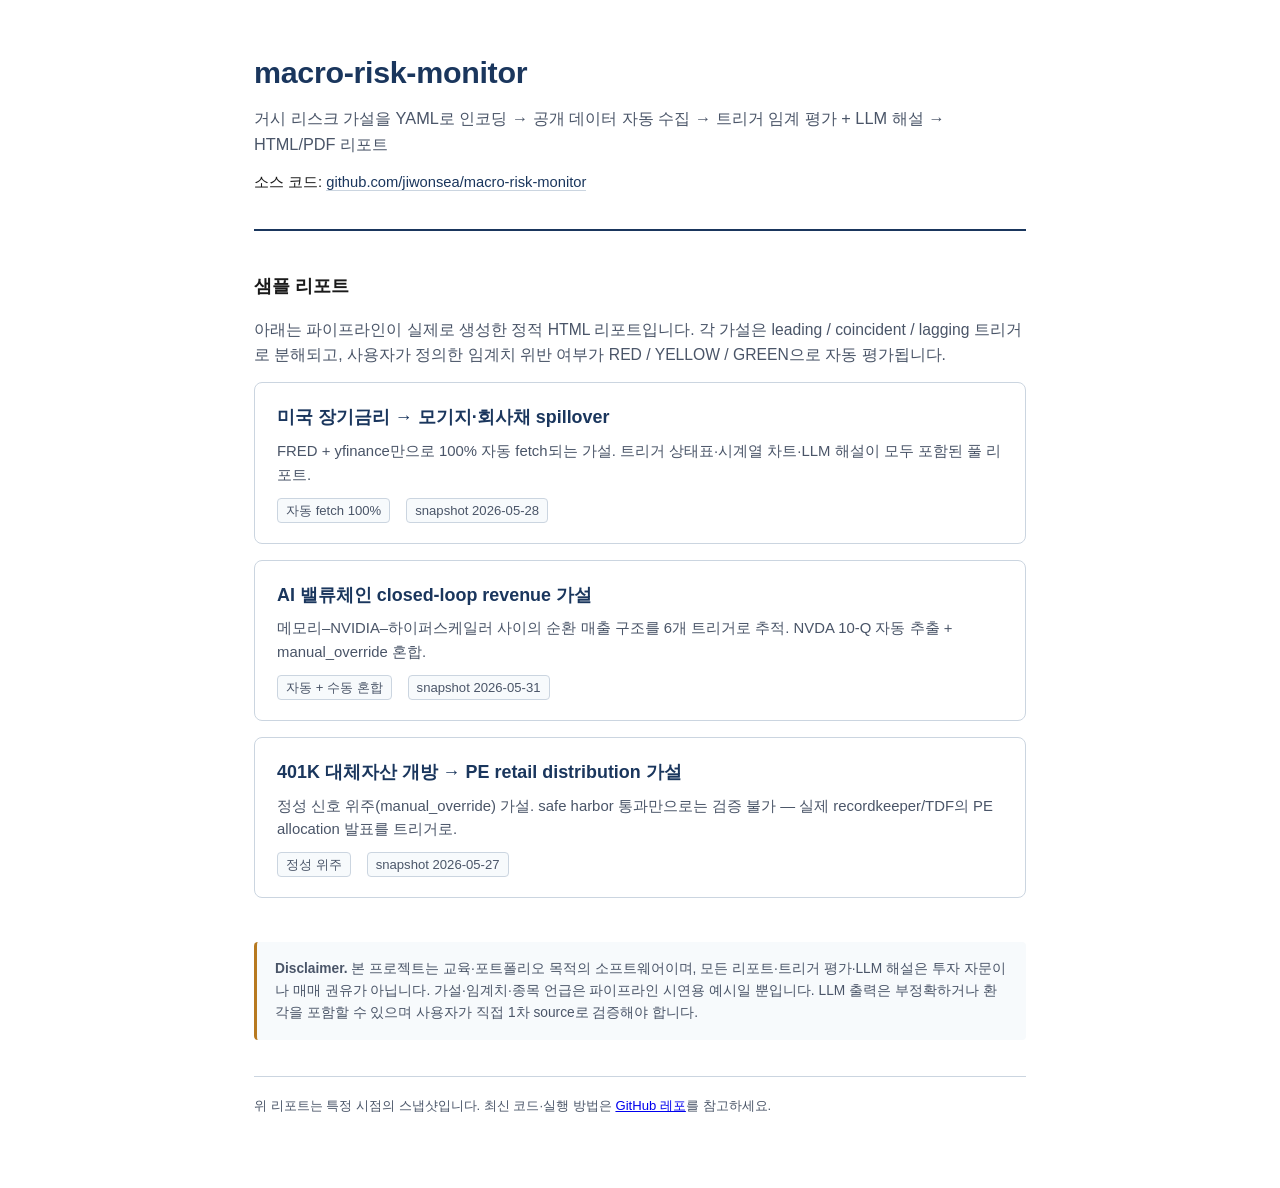
<file: docs/index.html>
<!DOCTYPE html>
<html lang="ko">
<head>
<meta charset="utf-8">
<meta name="viewport" content="width=device-width, initial-scale=1">
<title>macro-risk-monitor — 샘플 리포트</title>
<style>
  :root {
    --ink: #1a1a1a;
    --ink-soft: #4a5568;
    --accent: #1a365d;
    --rule: #cbd5e0;
    --zebra: #f7fafc;
    --status-red: #c53030;
    --status-yellow: #b7791f;
    --status-green: #2f855a;
  }
  * { box-sizing: border-box; }
  html, body {
    font-family: "Malgun Gothic", "Apple SD Gothic Neo", -apple-system, sans-serif;
    color: var(--ink);
    line-height: 1.6;
    margin: 0;
    background: #fff;
  }
  .container { max-width: 820px; margin: 0 auto; padding: 48px 24px 72px; }
  header { border-bottom: 2px solid var(--accent); padding-bottom: 20px; margin-bottom: 32px; }
  h1 { font-size: 1.9rem; margin: 0 0 8px; color: var(--accent); letter-spacing: -0.01em; }
  .tagline { color: var(--ink-soft); font-size: 1.02rem; margin: 0; }
  .repo-link { display: inline-block; margin-top: 14px; font-size: 0.92rem; }
  .repo-link a { color: var(--accent); text-decoration: none; border-bottom: 1px solid var(--rule); }
  .repo-link a:hover { border-color: var(--accent); }
  h2 { font-size: 1.15rem; margin: 40px 0 16px; color: var(--ink); }
  .intro { color: var(--ink-soft); font-size: 0.98rem; }
  .reports { list-style: none; padding: 0; margin: 0; }
  .card {
    border: 1px solid var(--rule);
    border-radius: 8px;
    padding: 20px 22px;
    margin-bottom: 16px;
    transition: border-color .15s, box-shadow .15s;
  }
  .card:hover { border-color: var(--accent); box-shadow: 0 2px 10px rgba(26,54,93,.08); }
  .card a.title { font-size: 1.12rem; font-weight: 600; color: var(--accent); text-decoration: none; }
  .card a.title:hover { text-decoration: underline; }
  .card .desc { color: var(--ink-soft); font-size: 0.93rem; margin: 8px 0 10px; }
  .meta { font-size: 0.82rem; color: var(--ink-soft); display: flex; gap: 16px; flex-wrap: wrap; }
  .meta .tag {
    background: var(--zebra);
    border: 1px solid var(--rule);
    border-radius: 4px;
    padding: 1px 8px;
  }
  .disclaimer {
    margin-top: 44px;
    padding: 16px 18px;
    background: var(--zebra);
    border-left: 3px solid var(--status-yellow);
    border-radius: 4px;
    font-size: 0.86rem;
    color: var(--ink-soft);
  }
  footer { margin-top: 36px; padding-top: 18px; border-top: 1px solid var(--rule); font-size: 0.82rem; color: var(--ink-soft); }
</style>
</head>
<body>
<div class="container">
  <header>
    <h1>macro-risk-monitor</h1>
    <p class="tagline">거시 리스크 가설을 YAML로 인코딩 → 공개 데이터 자동 수집 → 트리거 임계 평가 + LLM 해설 → HTML/PDF 리포트</p>
    <p class="repo-link">소스 코드: <a href="https://github.com/jiwonsea/macro-risk-monitor">github.com/jiwonsea/macro-risk-monitor</a></p>
  </header>

  <h2>샘플 리포트</h2>
  <p class="intro">아래는 파이프라인이 실제로 생성한 정적 HTML 리포트입니다. 각 가설은 leading / coincident / lagging 트리거로 분해되고, 사용자가 정의한 임계치 위반 여부가 RED / YELLOW / GREEN으로 자동 평가됩니다.</p>

  <ul class="reports">
    <li class="card">
      <a class="title" href="us_long_end_yield.html">미국 장기금리 → 모기지·회사채 spillover</a>
      <p class="desc">FRED + yfinance만으로 100% 자동 fetch되는 가설. 트리거 상태표·시계열 차트·LLM 해설이 모두 포함된 풀 리포트.</p>
      <div class="meta">
        <span class="tag">자동 fetch 100%</span>
        <span class="tag">snapshot 2026-05-28</span>
      </div>
    </li>
    <li class="card">
      <a class="title" href="ai_circular_revenue.html">AI 밸류체인 closed-loop revenue 가설</a>
      <p class="desc">메모리–NVIDIA–하이퍼스케일러 사이의 순환 매출 구조를 6개 트리거로 추적. NVDA 10-Q 자동 추출 + manual_override 혼합.</p>
      <div class="meta">
        <span class="tag">자동 + 수동 혼합</span>
        <span class="tag">snapshot 2026-05-31</span>
      </div>
    </li>
    <li class="card">
      <a class="title" href="_401k_pe_distribution.html">401K 대체자산 개방 → PE retail distribution 가설</a>
      <p class="desc">정성 신호 위주(manual_override) 가설. safe harbor 통과만으로는 검증 불가 — 실제 recordkeeper/TDF의 PE allocation 발표를 트리거로.</p>
      <div class="meta">
        <span class="tag">정성 위주</span>
        <span class="tag">snapshot 2026-05-27</span>
      </div>
    </li>
  </ul>

  <div class="disclaimer">
    <strong>Disclaimer.</strong> 본 프로젝트는 교육·포트폴리오 목적의 소프트웨어이며, 모든 리포트·트리거 평가·LLM 해설은 투자 자문이나 매매 권유가 아닙니다. 가설·임계치·종목 언급은 파이프라인 시연용 예시일 뿐입니다. LLM 출력은 부정확하거나 환각을 포함할 수 있으며 사용자가 직접 1차 source로 검증해야 합니다.
  </div>

  <footer>
    위 리포트는 특정 시점의 스냅샷입니다. 최신 코드·실행 방법은 <a href="https://github.com/jiwonsea/macro-risk-monitor">GitHub 레포</a>를 참고하세요.
  </footer>
</div>
</body>
</html>
</file>
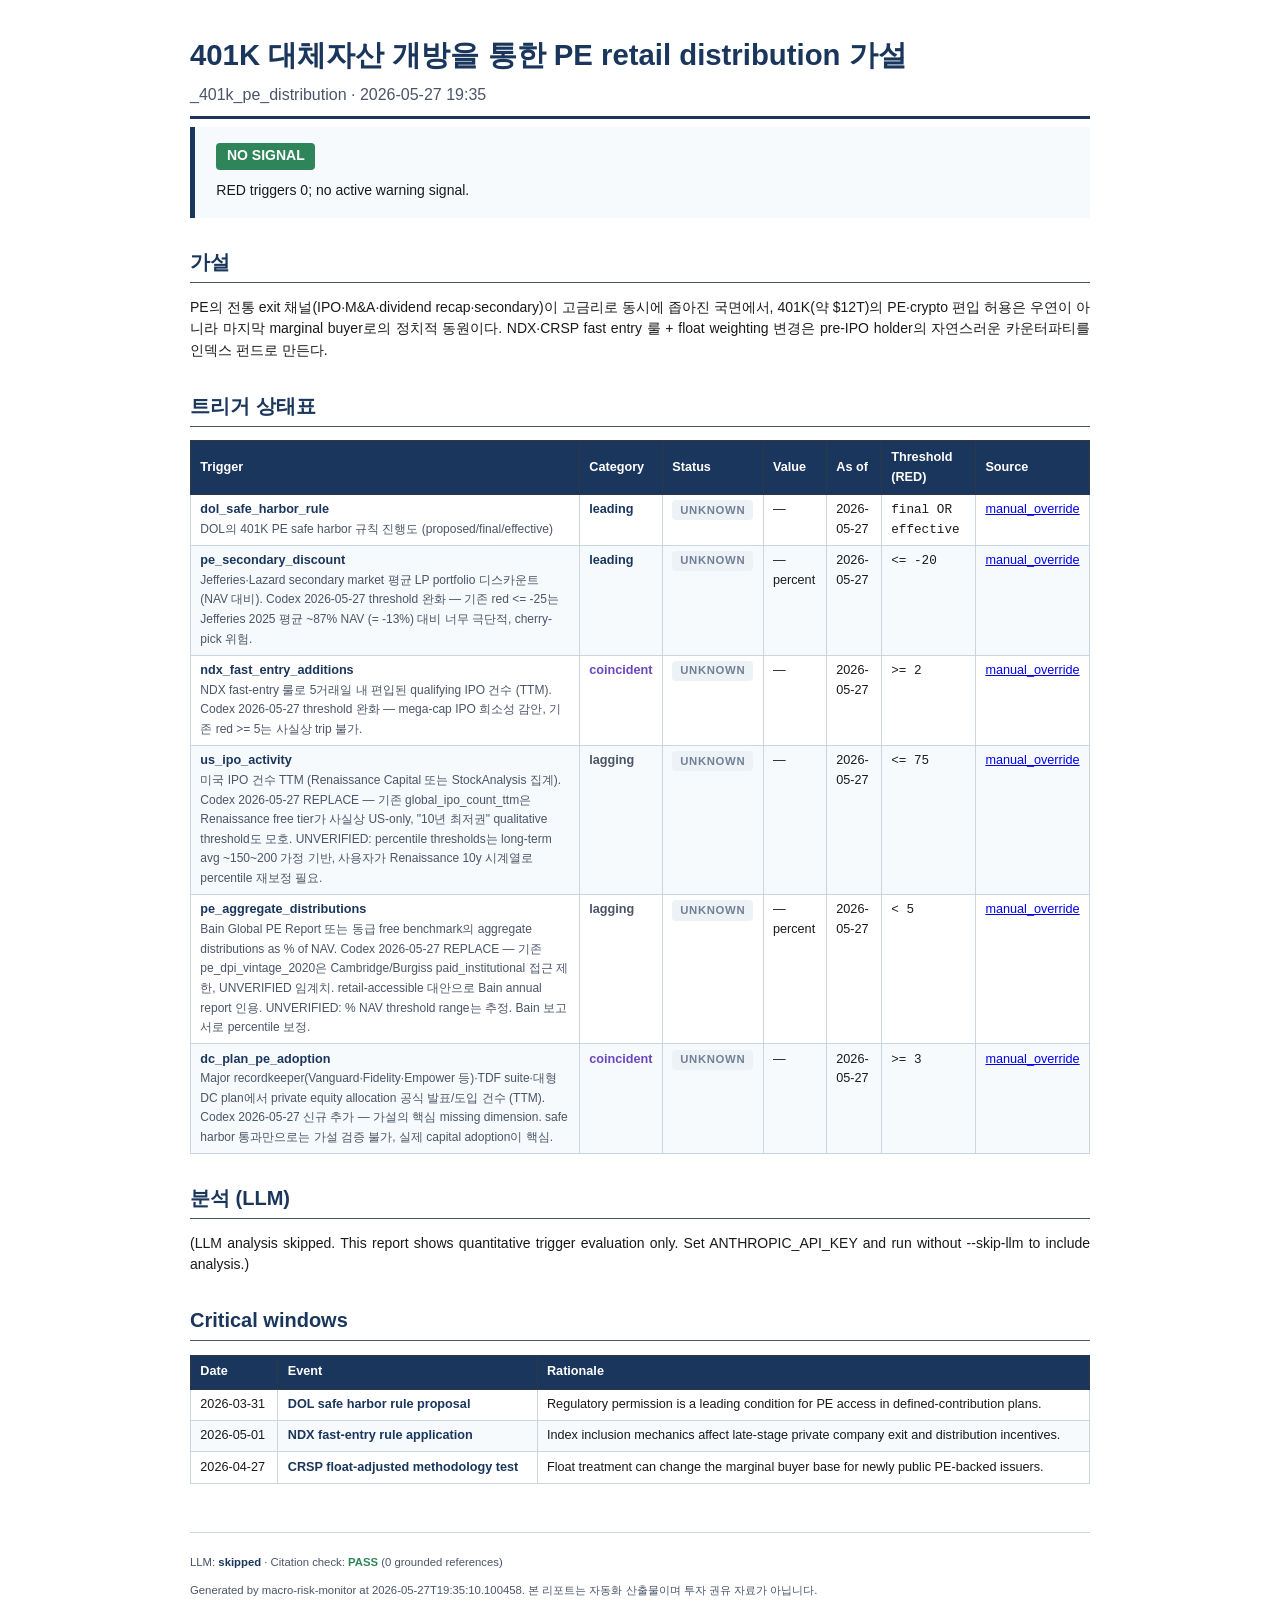
<file: docs/_401k_pe_distribution.html>
<!DOCTYPE html>
<html lang="ko">
<head>
  <meta charset="UTF-8">
  <title>401K 대체자산 개방을 통한 PE retail distribution 가설</title>
  <style>/* macro-risk-monitor report.css
   Print-friendly A4 layout; mirrors career/_build_pdf.py CSS so Chrome
   headless renders consistently. */

:root {
  --status-red: #c53030;
  --status-red-bg: #fed7d7;
  --status-yellow: #b7791f;
  --status-yellow-bg: #fefcbf;
  --status-green: #2f855a;
  --status-green-bg: #c6f6d5;
  --status-unknown: #718096;
  --status-unknown-bg: #edf2f7;

  --ink: #1a1a1a;
  --ink-soft: #4a5568;
  --accent: #1a365d;
  --rule: #cbd5e0;
  --zebra: #f7fafc;
}

@page { size: A4; margin: 18mm 16mm; }

html, body {
  font-family: "Malgun Gothic", "Apple SD Gothic Neo", sans-serif;
  font-size: 10.5pt;
  line-height: 1.55;
  color: var(--ink);
  margin: 0;
}

.container {
  max-width: 900px;
  margin: 0 auto;
  padding: 24pt;
}

h1 {
  font-size: 22pt;
  color: var(--accent);
  border-bottom: 2.5pt solid var(--accent);
  padding-bottom: 6pt;
  margin: 0 0 6pt 0;
  page-break-after: avoid;
}
h1 small { font-size: 12pt; color: var(--ink-soft); font-weight: 400; display: block; margin-top: 4pt; }

h2 {
  font-size: 15pt;
  color: var(--accent);
  border-bottom: 1pt solid var(--ink-soft);
  padding-bottom: 3pt;
  margin: 22pt 0 10pt 0;
  page-break-after: avoid;
}

h3 { font-size: 12pt; margin: 16pt 0 6pt 0; color: #2d3748; page-break-after: avoid; }
p { margin: 4pt 0 8pt 0; text-align: justify; }
strong { color: var(--accent); font-weight: 600; }

.exec-card {
  background: var(--zebra);
  border-left: 4pt solid var(--accent);
  padding: 12pt 16pt;
  margin: 0 0 18pt 0;
}
.exec-card .action {
  display: inline-block;
  padding: 2pt 8pt;
  border-radius: 3pt;
  font-weight: 600;
  color: white;
}
.exec-card .action.defensive_position { background: var(--status-red); }
.exec-card .action.hedge_increase    { background: var(--status-yellow); }
.exec-card .action.monitor           { background: var(--status-yellow); }
.exec-card .action.no_signal         { background: var(--status-green); }

table {
  border-collapse: collapse;
  width: 100%;
  margin: 8pt 0 12pt 0;
  font-size: 9.5pt;
  page-break-inside: avoid;
}
th {
  background-color: var(--accent);
  color: white;
  padding: 5pt 7pt;
  border: 0.5pt solid #2d3748;
  font-weight: 600;
  text-align: left;
}
td { padding: 4pt 7pt; border: 0.5pt solid var(--rule); vertical-align: top; }
tr:nth-child(even) td { background-color: var(--zebra); }

.status-cell {
  display: inline-block;
  padding: 1pt 6pt;
  border-radius: 3pt;
  font-weight: 600;
  text-transform: uppercase;
  font-size: 8.5pt;
  letter-spacing: 0.5pt;
}
.status-red     { background: var(--status-red-bg);     color: var(--status-red); }
.status-yellow  { background: var(--status-yellow-bg);  color: var(--status-yellow); }
.status-green   { background: var(--status-green-bg);   color: var(--status-green); }
.status-unknown { background: var(--status-unknown-bg); color: var(--status-unknown); }

.category-leading    { color: var(--accent);   font-weight: 600; }
.category-coincident { color: #6b46c1;         font-weight: 600; }
.category-lagging    { color: var(--ink-soft); font-weight: 600; }

.chart { margin: 12pt 0; text-align: center; }
.chart img { max-width: 100%; height: auto; border: 0.5pt solid var(--rule); }

.diff-list { font-size: 9.5pt; }
.diff-arrow { color: var(--ink-soft); padding: 0 4pt; }

footer {
  margin-top: 36pt;
  padding-top: 12pt;
  border-top: 1pt solid var(--rule);
  font-size: 8.5pt;
  color: var(--ink-soft);
}
footer .citation-ok    { color: var(--status-green); font-weight: 600; }
footer .citation-fail  { color: var(--status-red);   font-weight: 600; }
</style>
</head>
<body>
  <div class="container">
    

<h1>
  401K 대체자산 개방을 통한 PE retail distribution 가설
  <small>_401k_pe_distribution · 2026-05-27 19:35</small>
</h1>

<div class="exec-card">
  <span class="action no_signal">NO SIGNAL</span>
  <p style="margin: 8pt 0 0 0;">RED triggers 0; no active warning signal.</p>
  
</div>



<h2>가설</h2>
<p>PE의 전통 exit 채널(IPO·M&amp;A·dividend recap·secondary)이 고금리로 동시에 좁아진 국면에서, 401K(약 $12T)의 PE·crypto 편입 허용은 우연이 아니라 마지막 marginal buyer로의 정치적 동원이다. NDX·CRSP fast entry 룰 + float weighting 변경은 pre-IPO holder의 자연스러운 카운터파티를 인덱스 펀드로 만든다. </p>

<h2>트리거 상태표</h2>
<table>
  <thead>
    <tr>
      <th>Trigger</th>
      <th>Category</th>
      <th>Status</th>
      <th>Value</th>
      <th>As of</th>
      <th>Threshold (RED)</th>
      <th>Source</th>
    </tr>
  </thead>
  <tbody>
    
    <tr>
      <td>
        <strong>dol_safe_harbor_rule</strong>
        <br><span style="color: #4a5568; font-size: 9pt;">DOL의 401K PE safe harbor 규칙 진행도 (proposed/final/effective)</span>
      </td>
      <td><span class="category-leading">leading</span></td>
      <td><span class="status-cell status-unknown">unknown</span></td>
      <td>—</td>
      <td>2026-05-27</td>
      <td><code>final OR effective</code></td>
      <td>
        <a href="https://www.federalregister.gov/agencies/employee-benefits-security-administration">manual_override</a>
        
      </td>
    </tr>
    
    <tr>
      <td>
        <strong>pe_secondary_discount</strong>
        <br><span style="color: #4a5568; font-size: 9pt;">Jefferies·Lazard secondary market 평균 LP portfolio 디스카운트 (NAV 대비).
Codex 2026-05-27 threshold 완화 — 기존 red &lt;= -25는 Jefferies 2025 평균
~87% NAV (= -13%) 대비 너무 극단적, cherry-pick 위험.
</span>
      </td>
      <td><span class="category-leading">leading</span></td>
      <td><span class="status-cell status-unknown">unknown</span></td>
      <td>— percent</td>
      <td>2026-05-27</td>
      <td><code>&lt;= -20</code></td>
      <td>
        <a href="https://www.jefferies.com/our-firm/news-and-research/">manual_override</a>
        
      </td>
    </tr>
    
    <tr>
      <td>
        <strong>ndx_fast_entry_additions</strong>
        <br><span style="color: #4a5568; font-size: 9pt;">NDX fast-entry 룰로 5거래일 내 편입된 qualifying IPO 건수 (TTM).
Codex 2026-05-27 threshold 완화 — mega-cap IPO 희소성 감안, 기존
red &gt;= 5는 사실상 trip 불가.
</span>
      </td>
      <td><span class="category-coincident">coincident</span></td>
      <td><span class="status-cell status-unknown">unknown</span></td>
      <td>—</td>
      <td>2026-05-27</td>
      <td><code>&gt;= 2</code></td>
      <td>
        <a href="https://indexes.nasdaqomx.com/News">manual_override</a>
        
      </td>
    </tr>
    
    <tr>
      <td>
        <strong>us_ipo_activity</strong>
        <br><span style="color: #4a5568; font-size: 9pt;">미국 IPO 건수 TTM (Renaissance Capital 또는 StockAnalysis 집계).
Codex 2026-05-27 REPLACE — 기존 global_ipo_count_ttm은 Renaissance free
tier가 사실상 US-only, &#34;10년 최저권&#34; qualitative threshold도 모호.
UNVERIFIED: percentile thresholds는 long-term avg ~150~200 가정 기반,
사용자가 Renaissance 10y 시계열로 percentile 재보정 필요.
</span>
      </td>
      <td><span class="category-lagging">lagging</span></td>
      <td><span class="status-cell status-unknown">unknown</span></td>
      <td>—</td>
      <td>2026-05-27</td>
      <td><code>&lt;= 75</code></td>
      <td>
        <a href="https://www.renaissancecapital.com/IPO-Center/Stats">manual_override</a>
        
      </td>
    </tr>
    
    <tr>
      <td>
        <strong>pe_aggregate_distributions</strong>
        <br><span style="color: #4a5568; font-size: 9pt;">Bain Global PE Report 또는 동급 free benchmark의 aggregate distributions
as % of NAV. Codex 2026-05-27 REPLACE — 기존 pe_dpi_vintage_2020은
Cambridge/Burgiss paid_institutional 접근 제한, UNVERIFIED 임계치.
retail-accessible 대안으로 Bain annual report 인용.
UNVERIFIED: % NAV threshold range는 추정. Bain 보고서로 percentile 보정.
</span>
      </td>
      <td><span class="category-lagging">lagging</span></td>
      <td><span class="status-cell status-unknown">unknown</span></td>
      <td>— percent</td>
      <td>2026-05-27</td>
      <td><code>&lt; 5</code></td>
      <td>
        <a href="https://www.bain.com/insights/topics/global-private-equity-report/">manual_override</a>
        
      </td>
    </tr>
    
    <tr>
      <td>
        <strong>dc_plan_pe_adoption</strong>
        <br><span style="color: #4a5568; font-size: 9pt;">Major recordkeeper(Vanguard·Fidelity·Empower 등)·TDF suite·대형 DC plan에서
private equity allocation 공식 발표/도입 건수 (TTM).
Codex 2026-05-27 신규 추가 — 가설의 핵심 missing dimension. safe harbor
통과만으로는 가설 검증 불가, 실제 capital adoption이 핵심.
</span>
      </td>
      <td><span class="category-coincident">coincident</span></td>
      <td><span class="status-cell status-unknown">unknown</span></td>
      <td>—</td>
      <td>2026-05-27</td>
      <td><code>&gt;= 3</code></td>
      <td>
        <a href="https://www.pionline.com/topic/defined-contribution">manual_override</a>
        
      </td>
    </tr>
    
  </tbody>
</table>



<h2>분석 (LLM)</h2>
<div class="llm-analysis">
<p>(LLM analysis skipped. This report shows quantitative trigger evaluation only. Set ANTHROPIC_API_KEY and run without --skip-llm to include analysis.)</p>
</div>


<h2>Critical windows</h2>
<table>
  <thead>
    <tr><th>Date</th><th>Event</th><th>Rationale</th></tr>
  </thead>
  <tbody>
  
  <tr>
    <td>2026-03-31</td>
    <td><strong>DOL safe harbor rule proposal</strong></td>
    <td>Regulatory permission is a leading condition for PE access in defined-contribution plans.</td>
  </tr>
  
  <tr>
    <td>2026-05-01</td>
    <td><strong>NDX fast-entry rule application</strong></td>
    <td>Index inclusion mechanics affect late-stage private company exit and distribution incentives.</td>
  </tr>
  
  <tr>
    <td>2026-04-27</td>
    <td><strong>CRSP float-adjusted methodology test</strong></td>
    <td>Float treatment can change the marginal buyer base for newly public PE-backed issuers.</td>
  </tr>
  
  </tbody>
</table>


<footer>
  <p>
    LLM: <strong>skipped</strong> ·
    Citation check:
    
      <span class="citation-ok">PASS</span>
      (0 grounded references)
    
  </p>
  <p>Generated by macro-risk-monitor at 2026-05-27T19:35:10.100458.
     본 리포트는 자동화 산출물이며 투자 권유 자료가 아닙니다.</p>
</footer>


  </div>
</body>
</html>
</file>
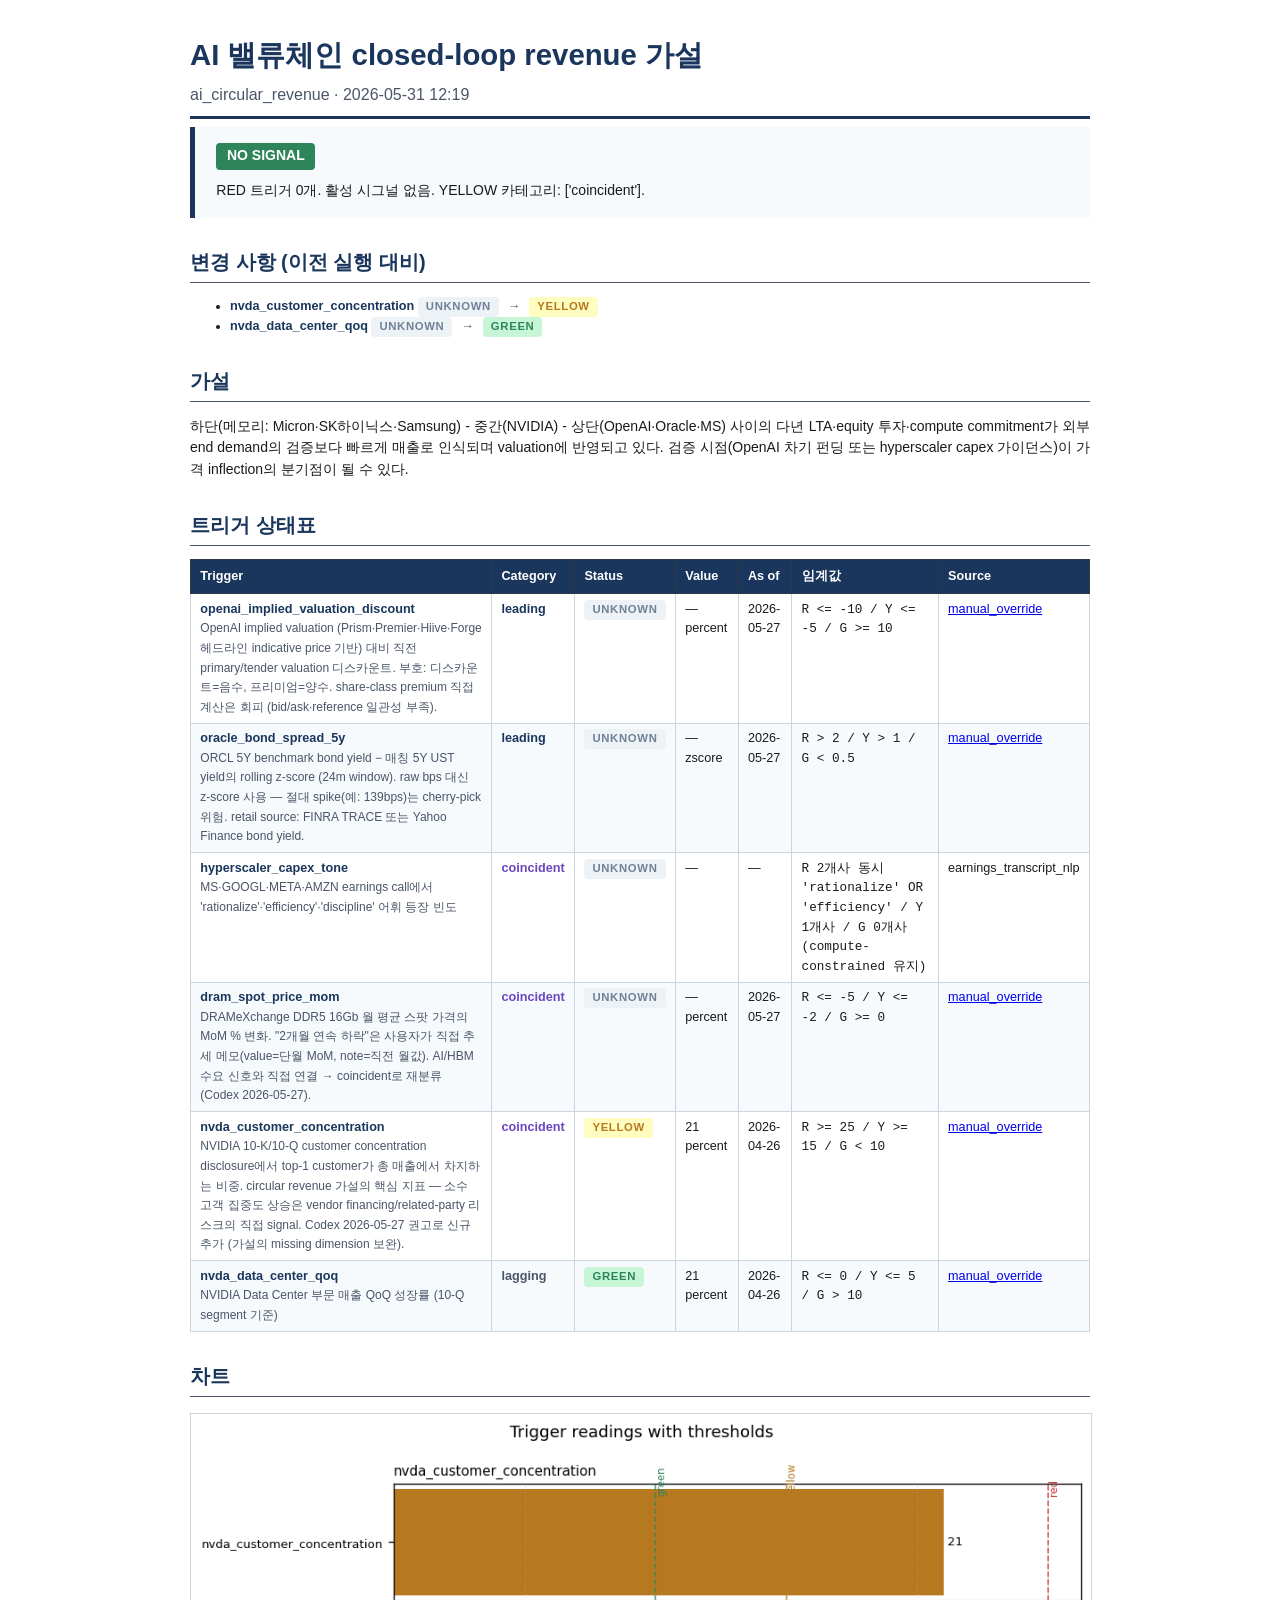
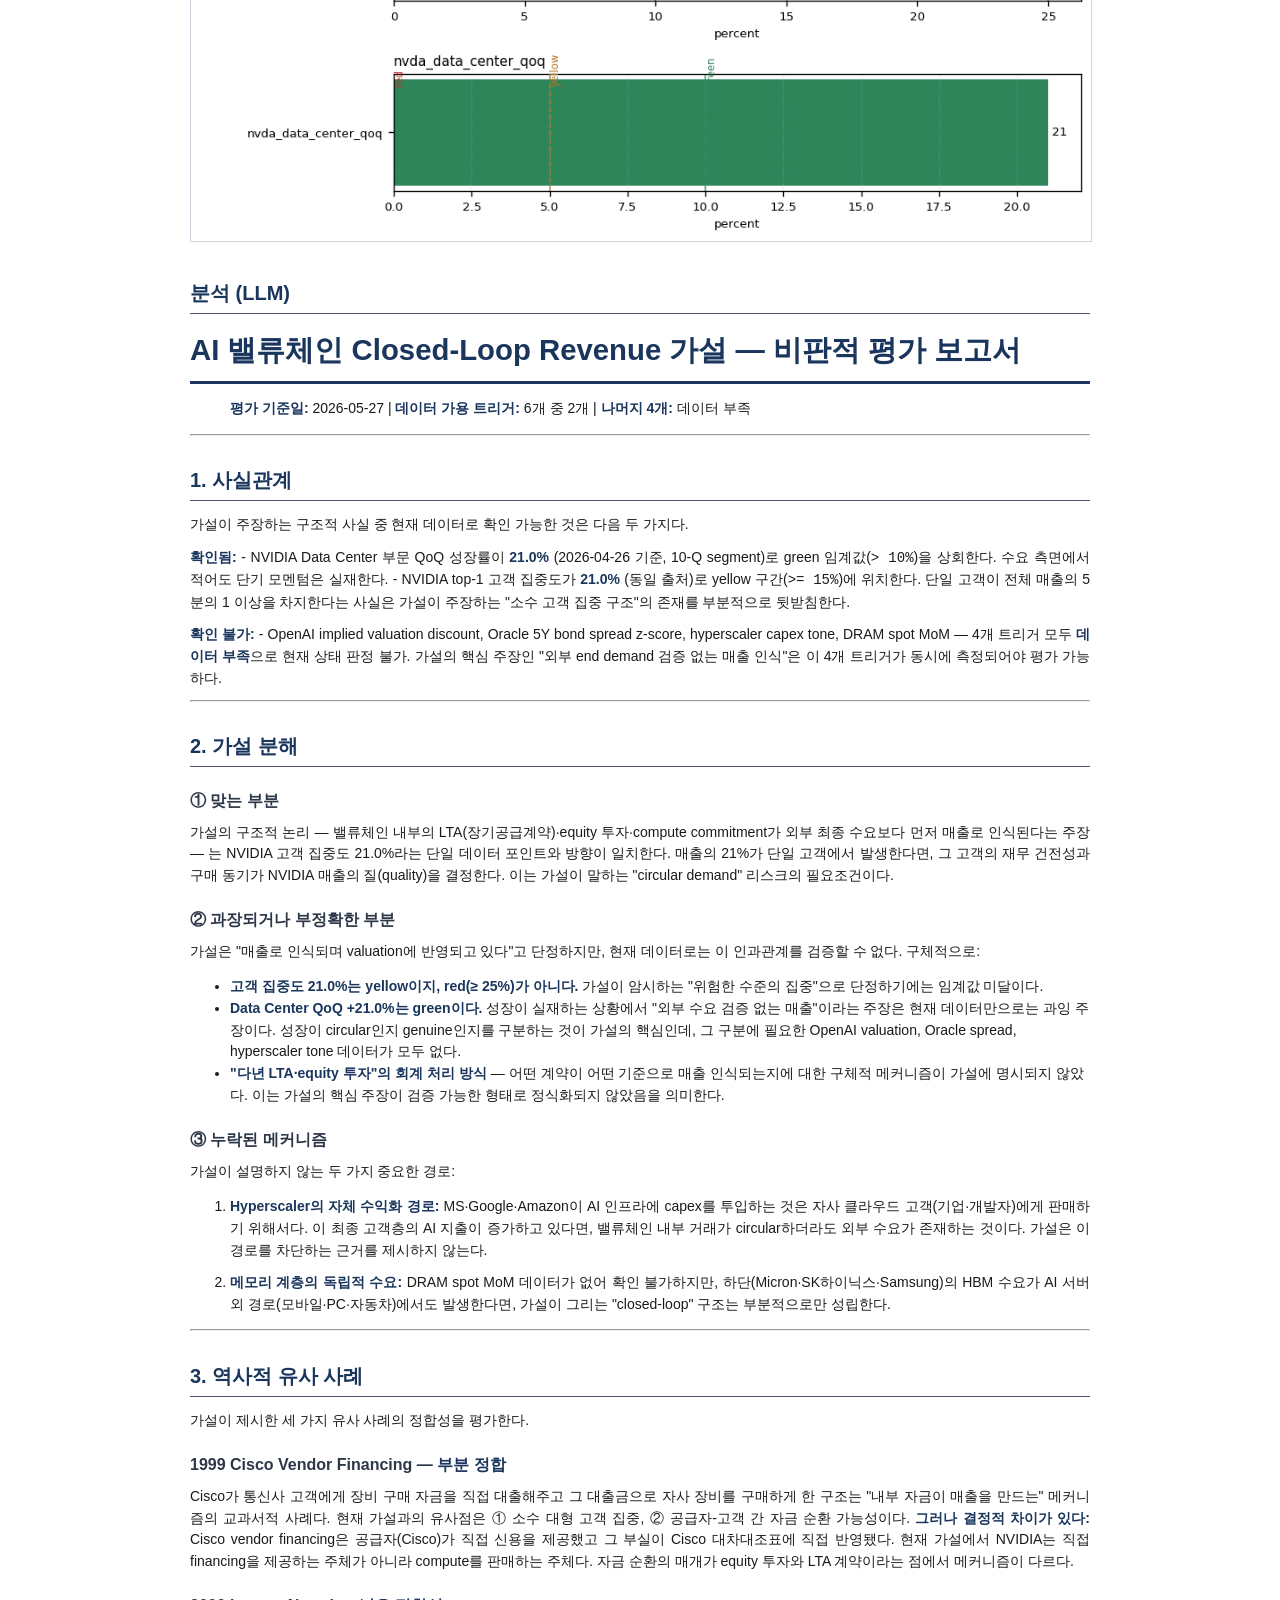
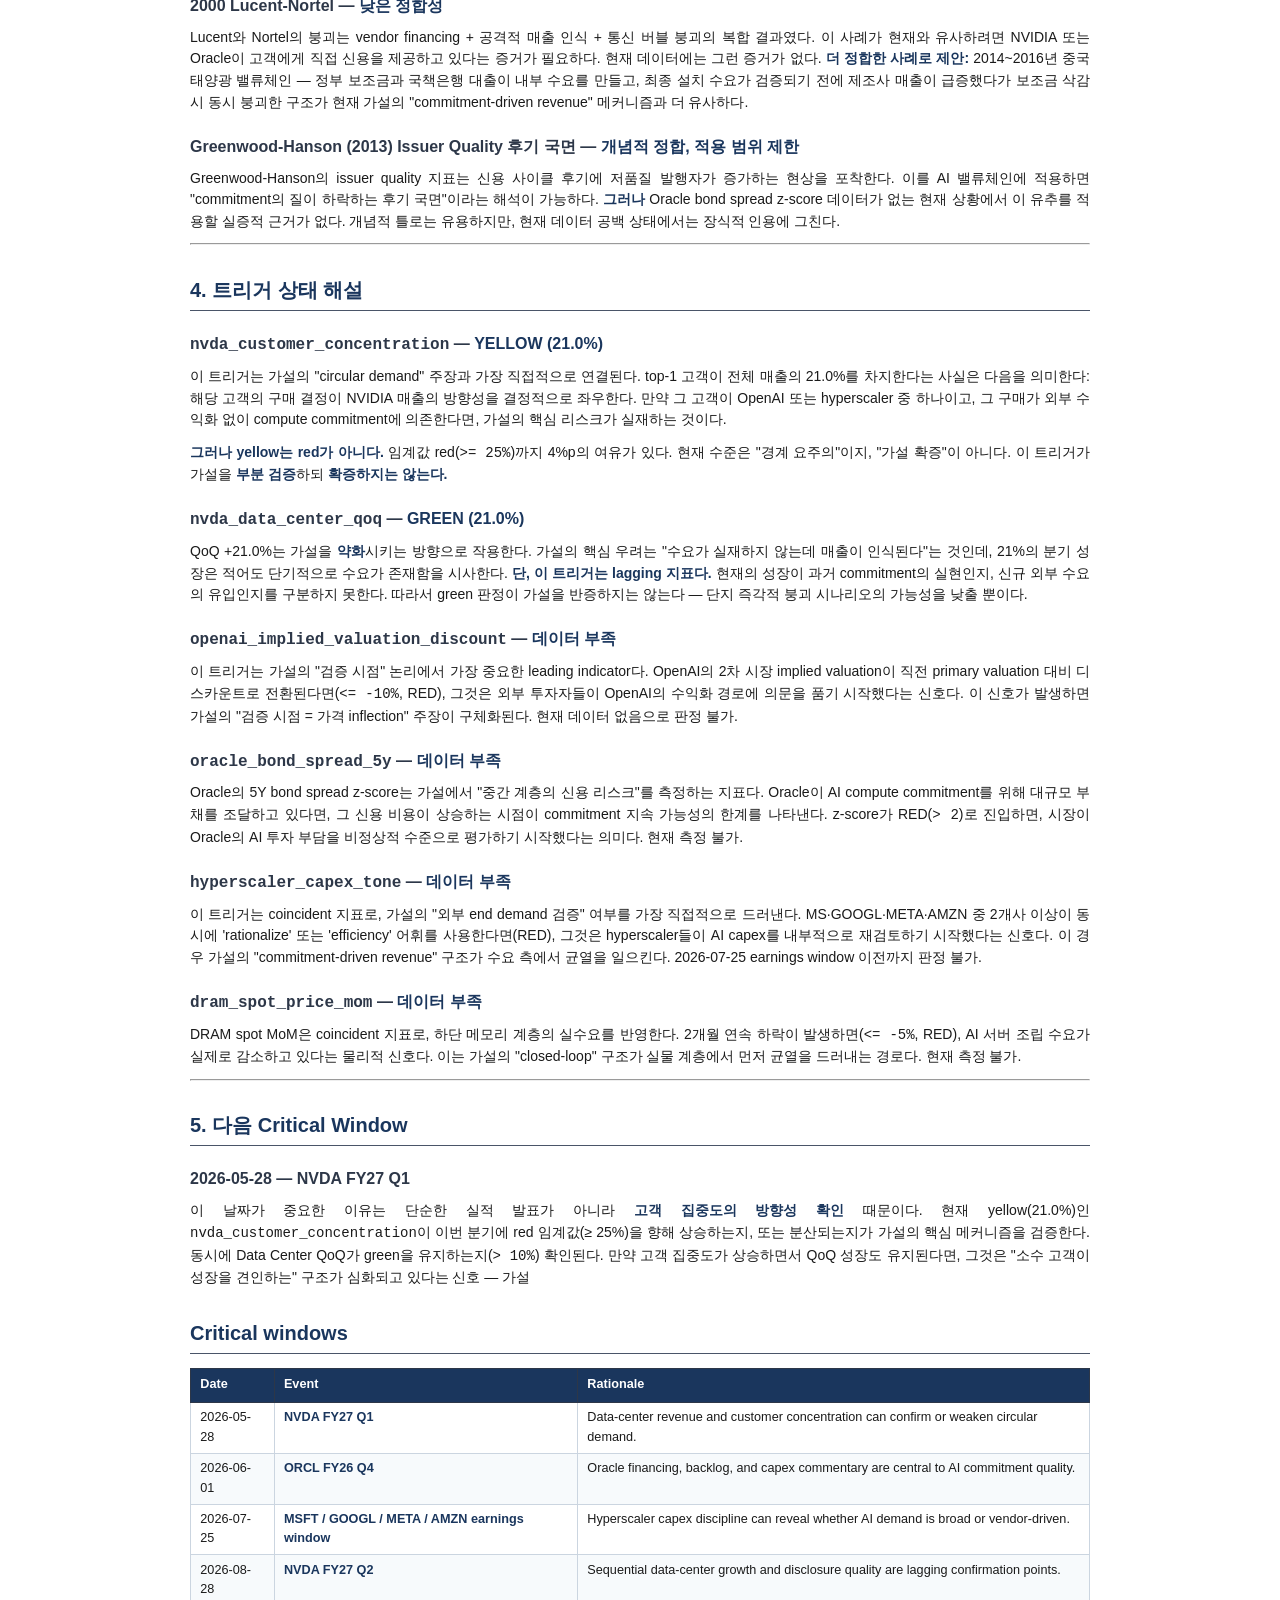
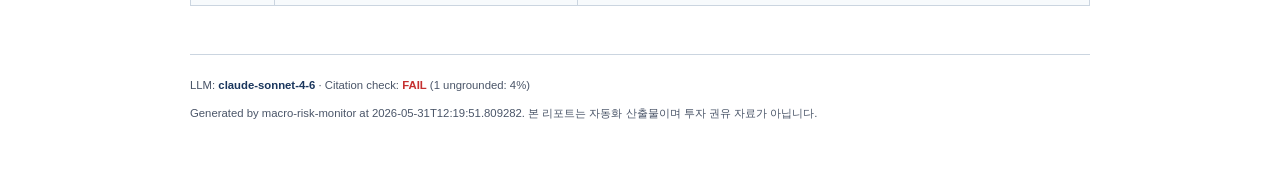
<file: docs/ai_circular_revenue.html>
<!DOCTYPE html>
<html lang="ko">
<head>
  <meta charset="UTF-8">
  <title>AI 밸류체인 closed-loop revenue 가설</title>
  <style>/* macro-risk-monitor report.css
   Print-friendly A4 layout; mirrors career/_build_pdf.py CSS so Chrome
   headless renders consistently. */

:root {
  --status-red: #c53030;
  --status-red-bg: #fed7d7;
  --status-yellow: #b7791f;
  --status-yellow-bg: #fefcbf;
  --status-green: #2f855a;
  --status-green-bg: #c6f6d5;
  --status-unknown: #718096;
  --status-unknown-bg: #edf2f7;

  --ink: #1a1a1a;
  --ink-soft: #4a5568;
  --accent: #1a365d;
  --rule: #cbd5e0;
  --zebra: #f7fafc;
}

@page { size: A4; margin: 18mm 16mm; }

html, body {
  font-family: "Malgun Gothic", "Apple SD Gothic Neo", sans-serif;
  font-size: 10.5pt;
  line-height: 1.55;
  color: var(--ink);
  margin: 0;
}

.container {
  max-width: 900px;
  margin: 0 auto;
  padding: 24pt;
}

h1 {
  font-size: 22pt;
  color: var(--accent);
  border-bottom: 2.5pt solid var(--accent);
  padding-bottom: 6pt;
  margin: 0 0 6pt 0;
  page-break-after: avoid;
}
h1 small { font-size: 12pt; color: var(--ink-soft); font-weight: 400; display: block; margin-top: 4pt; }

h2 {
  font-size: 15pt;
  color: var(--accent);
  border-bottom: 1pt solid var(--ink-soft);
  padding-bottom: 3pt;
  margin: 22pt 0 10pt 0;
  page-break-after: avoid;
}

h3 { font-size: 12pt; margin: 16pt 0 6pt 0; color: #2d3748; page-break-after: avoid; }
p { margin: 4pt 0 8pt 0; text-align: justify; }
strong { color: var(--accent); font-weight: 600; }

.exec-card {
  background: var(--zebra);
  border-left: 4pt solid var(--accent);
  padding: 12pt 16pt;
  margin: 0 0 18pt 0;
}
.exec-card .action {
  display: inline-block;
  padding: 2pt 8pt;
  border-radius: 3pt;
  font-weight: 600;
  color: white;
}
.exec-card .action.defensive_position { background: var(--status-red); }
.exec-card .action.hedge_increase    { background: var(--status-yellow); }
.exec-card .action.monitor           { background: var(--status-yellow); }
.exec-card .action.no_signal         { background: var(--status-green); }

table {
  border-collapse: collapse;
  width: 100%;
  margin: 8pt 0 12pt 0;
  font-size: 9.5pt;
  page-break-inside: avoid;
}
th {
  background-color: var(--accent);
  color: white;
  padding: 5pt 7pt;
  border: 0.5pt solid #2d3748;
  font-weight: 600;
  text-align: left;
}
td { padding: 4pt 7pt; border: 0.5pt solid var(--rule); vertical-align: top; }
tr:nth-child(even) td { background-color: var(--zebra); }

.status-cell {
  display: inline-block;
  padding: 1pt 6pt;
  border-radius: 3pt;
  font-weight: 600;
  text-transform: uppercase;
  font-size: 8.5pt;
  letter-spacing: 0.5pt;
}
.status-red     { background: var(--status-red-bg);     color: var(--status-red); }
.status-yellow  { background: var(--status-yellow-bg);  color: var(--status-yellow); }
.status-green   { background: var(--status-green-bg);   color: var(--status-green); }
.status-unknown { background: var(--status-unknown-bg); color: var(--status-unknown); }

.category-leading    { color: var(--accent);   font-weight: 600; }
.category-coincident { color: #6b46c1;         font-weight: 600; }
.category-lagging    { color: var(--ink-soft); font-weight: 600; }

.chart { margin: 12pt 0; text-align: center; }
.chart img { max-width: 100%; height: auto; border: 0.5pt solid var(--rule); }

.diff-list { font-size: 9.5pt; }
.diff-arrow { color: var(--ink-soft); padding: 0 4pt; }

footer {
  margin-top: 36pt;
  padding-top: 12pt;
  border-top: 1pt solid var(--rule);
  font-size: 8.5pt;
  color: var(--ink-soft);
}
footer .citation-ok    { color: var(--status-green); font-weight: 600; }
footer .citation-fail  { color: var(--status-red);   font-weight: 600; }
</style>
</head>
<body>
  <div class="container">
    

<h1>
  AI 밸류체인 closed-loop revenue 가설
  <small>ai_circular_revenue · 2026-05-31 12:19</small>
</h1>

<div class="exec-card">
  <span class="action no_signal">NO SIGNAL</span>
  <p style="margin: 8pt 0 0 0;">RED 트리거 0개. 활성 시그널 없음. YELLOW 카테고리: [&#39;coincident&#39;].</p>
  
</div>


<h2>변경 사항 (이전 실행 대비)</h2>
<ul class="diff-list">
  
  <li><strong>nvda_customer_concentration</strong>
    <span class="status-cell status-unknown">unknown</span>
    <span class="diff-arrow">→</span>
    <span class="status-cell status-yellow">yellow</span>
  </li>
  
  <li><strong>nvda_data_center_qoq</strong>
    <span class="status-cell status-unknown">unknown</span>
    <span class="diff-arrow">→</span>
    <span class="status-cell status-green">green</span>
  </li>
  
</ul>


<h2>가설</h2>
<p>하단(메모리: Micron·SK하이닉스·Samsung) - 중간(NVIDIA) - 상단(OpenAI·Oracle·MS) 사이의 다년 LTA·equity 투자·compute commitment가 외부 end demand의 검증보다 빠르게 매출로 인식되며 valuation에 반영되고 있다. 검증 시점(OpenAI 차기 펀딩 또는 hyperscaler capex 가이던스)이 가격 inflection의 분기점이 될 수 있다. </p>

<h2>트리거 상태표</h2>
<table>
  <thead>
    <tr>
      <th>Trigger</th>
      <th>Category</th>
      <th>Status</th>
      <th>Value</th>
      <th>As of</th>
      <th>임계값</th>
      <th>Source</th>
    </tr>
  </thead>
  <tbody>
    
    <tr>
      <td>
        <strong>openai_implied_valuation_discount</strong>
        <br><span style="color: #4a5568; font-size: 9pt;">OpenAI implied valuation (Prism·Premier·Hiive·Forge 헤드라인 indicative price 기반)
대비 직전 primary/tender valuation 디스카운트. 부호: 디스카운트=음수, 프리미엄=양수.
share-class premium 직접 계산은 회피 (bid/ask·reference 일관성 부족).
</span>
      </td>
      <td><span class="category-leading">leading</span></td>
      <td><span class="status-cell status-unknown">unknown</span></td>
      <td>— percent</td>
      <td>2026-05-27</td>
      <td><code>R &lt;= -10 / Y &lt;= -5 / G &gt;= 10</code></td>
      <td>
        <a href="https://www.hiive.com/companies/openai">manual_override</a>
        
      </td>
    </tr>
    
    <tr>
      <td>
        <strong>oracle_bond_spread_5y</strong>
        <br><span style="color: #4a5568; font-size: 9pt;">ORCL 5Y benchmark bond yield − 매칭 5Y UST yield의 rolling z-score (24m window).
raw bps 대신 z-score 사용 — 절대 spike(예: 139bps)는 cherry-pick 위험.
retail source: FINRA TRACE 또는 Yahoo Finance bond yield.
</span>
      </td>
      <td><span class="category-leading">leading</span></td>
      <td><span class="status-cell status-unknown">unknown</span></td>
      <td>— zscore</td>
      <td>2026-05-27</td>
      <td><code>R &gt; 2 / Y &gt; 1 / G &lt; 0.5</code></td>
      <td>
        <a href="https://www.finra.org/finra-data/fixed-income">manual_override</a>
        
      </td>
    </tr>
    
    <tr>
      <td>
        <strong>hyperscaler_capex_tone</strong>
        <br><span style="color: #4a5568; font-size: 9pt;">MS·GOOGL·META·AMZN earnings call에서 &#39;rationalize&#39;·&#39;efficiency&#39;·&#39;discipline&#39; 어휘 등장 빈도</span>
      </td>
      <td><span class="category-coincident">coincident</span></td>
      <td><span class="status-cell status-unknown">unknown</span></td>
      <td>—</td>
      <td>—</td>
      <td><code>R 2개사 동시 &#39;rationalize&#39; OR &#39;efficiency&#39; / Y 1개사 / G 0개사 (compute-constrained 유지)</code></td>
      <td>
        earnings_transcript_nlp
      </td>
    </tr>
    
    <tr>
      <td>
        <strong>dram_spot_price_mom</strong>
        <br><span style="color: #4a5568; font-size: 9pt;">DRAMeXchange DDR5 16Gb 월 평균 스팟 가격의 MoM % 변화.
&#34;2개월 연속 하락&#34;은 사용자가 직접 추세 메모(value=단월 MoM, note=직전 월값).
AI/HBM 수요 신호와 직접 연결 → coincident로 재분류 (Codex 2026-05-27).
</span>
      </td>
      <td><span class="category-coincident">coincident</span></td>
      <td><span class="status-cell status-unknown">unknown</span></td>
      <td>— percent</td>
      <td>2026-05-27</td>
      <td><code>R &lt;= -5 / Y &lt;= -2 / G &gt;= 0</code></td>
      <td>
        <a href="https://www.dramexchange.com/">manual_override</a>
        
      </td>
    </tr>
    
    <tr>
      <td>
        <strong>nvda_customer_concentration</strong>
        <br><span style="color: #4a5568; font-size: 9pt;">NVIDIA 10-K/10-Q customer concentration disclosure에서 top-1 customer가
총 매출에서 차지하는 비중. circular revenue 가설의 핵심 지표 — 소수 고객
집중도 상승은 vendor financing/related-party 리스크의 직접 signal.
Codex 2026-05-27 권고로 신규 추가 (가설의 missing dimension 보완).
</span>
      </td>
      <td><span class="category-coincident">coincident</span></td>
      <td><span class="status-cell status-yellow">yellow</span></td>
      <td>21 percent</td>
      <td>2026-04-26</td>
      <td><code>R &gt;= 25 / Y &gt;= 15 / G &lt; 10</code></td>
      <td>
        <a href="https://www.sec.gov/Archives/edgar/data/1045810/000104581026000052/nvda-20260426.htm">manual_override</a>
        
      </td>
    </tr>
    
    <tr>
      <td>
        <strong>nvda_data_center_qoq</strong>
        <br><span style="color: #4a5568; font-size: 9pt;">NVIDIA Data Center 부문 매출 QoQ 성장률 (10-Q segment 기준)</span>
      </td>
      <td><span class="category-lagging">lagging</span></td>
      <td><span class="status-cell status-green">green</span></td>
      <td>21 percent</td>
      <td>2026-04-26</td>
      <td><code>R &lt;= 0 / Y &lt;= 5 / G &gt; 10</code></td>
      <td>
        <a href="https://www.sec.gov/Archives/edgar/data/1045810/000104581026000052/nvda-20260426.htm">manual_override</a>
        
      </td>
    </tr>
    
  </tbody>
</table>


<h2>차트</h2>
<div class="chart" data-subplots="2"><img alt="Trigger readings" src="[data-uri]"></div>


<h2>분석 (LLM)</h2>
<div class="llm-analysis">
<h1>AI 밸류체인 Closed-Loop Revenue 가설 — 비판적 평가 보고서</h1>
<blockquote>
<p><strong>평가 기준일:</strong> 2026-05-27 | <strong>데이터 가용 트리거:</strong> 6개 중 2개 | <strong>나머지 4개:</strong> 데이터 부족</p>
</blockquote>
<hr>
<h2>1. 사실관계</h2>
<p>가설이 주장하는 구조적 사실 중 현재 데이터로 확인 가능한 것은 다음 두 가지다.</p>
<p><strong>확인됨:</strong>
- NVIDIA Data Center 부문 QoQ 성장률이 <strong>21.0%</strong> (2026-04-26 기준, 10-Q segment)로 green 임계값(<code>&gt; 10%</code>)을 상회한다. 수요 측면에서 적어도 단기 모멘텀은 실재한다.
- NVIDIA top-1 고객 집중도가 <strong>21.0%</strong> (동일 출처)로 yellow 구간(<code>&gt;= 15%</code>)에 위치한다. 단일 고객이 전체 매출의 5분의 1 이상을 차지한다는 사실은 가설이 주장하는 "소수 고객 집중 구조"의 존재를 부분적으로 뒷받침한다.</p>
<p><strong>확인 불가:</strong>
- OpenAI implied valuation discount, Oracle 5Y bond spread z-score, hyperscaler capex tone, DRAM spot MoM — 4개 트리거 모두 <strong>데이터 부족</strong>으로 현재 상태 판정 불가. 가설의 핵심 주장인 "외부 end demand 검증 없는 매출 인식"은 이 4개 트리거가 동시에 측정되어야 평가 가능하다.</p>
<hr>
<h2>2. 가설 분해</h2>
<h3>① 맞는 부분</h3>
<p>가설의 구조적 논리 — 밸류체인 내부의 LTA(장기공급계약)·equity 투자·compute commitment가 외부 최종 수요보다 먼저 매출로 인식된다는 주장 — 는 NVIDIA 고객 집중도 21.0%라는 단일 데이터 포인트와 방향이 일치한다. 매출의 21%가 단일 고객에서 발생한다면, 그 고객의 재무 건전성과 구매 동기가 NVIDIA 매출의 질(quality)을 결정한다. 이는 가설이 말하는 "circular demand" 리스크의 필요조건이다.</p>
<h3>② 과장되거나 부정확한 부분</h3>
<p>가설은 "매출로 인식되며 valuation에 반영되고 있다"고 단정하지만, 현재 데이터로는 이 인과관계를 검증할 수 없다. 구체적으로:</p>
<ul>
<li><strong>고객 집중도 21.0%는 yellow이지, red(≥ 25%)가 아니다.</strong> 가설이 암시하는 "위험한 수준의 집중"으로 단정하기에는 임계값 미달이다.</li>
<li><strong>Data Center QoQ +21.0%는 green이다.</strong> 성장이 실재하는 상황에서 "외부 수요 검증 없는 매출"이라는 주장은 현재 데이터만으로는 과잉 주장이다. 성장이 circular인지 genuine인지를 구분하는 것이 가설의 핵심인데, 그 구분에 필요한 OpenAI valuation, Oracle spread, hyperscaler tone 데이터가 모두 없다.</li>
<li><strong>"다년 LTA·equity 투자"의 회계 처리 방식</strong> — 어떤 계약이 어떤 기준으로 매출 인식되는지에 대한 구체적 메커니즘이 가설에 명시되지 않았다. 이는 가설의 핵심 주장이 검증 가능한 형태로 정식화되지 않았음을 의미한다.</li>
</ul>
<h3>③ 누락된 메커니즘</h3>
<p>가설이 설명하지 않는 두 가지 중요한 경로:</p>
<ol>
<li>
<p><strong>Hyperscaler의 자체 수익화 경로:</strong> MS·Google·Amazon이 AI 인프라에 capex를 투입하는 것은 자사 클라우드 고객(기업·개발자)에게 판매하기 위해서다. 이 최종 고객층의 AI 지출이 증가하고 있다면, 밸류체인 내부 거래가 circular하더라도 외부 수요가 존재하는 것이다. 가설은 이 경로를 차단하는 근거를 제시하지 않는다.</p>
</li>
<li>
<p><strong>메모리 계층의 독립적 수요:</strong> DRAM spot MoM 데이터가 없어 확인 불가하지만, 하단(Micron·SK하이닉스·Samsung)의 HBM 수요가 AI 서버 외 경로(모바일·PC·자동차)에서도 발생한다면, 가설이 그리는 "closed-loop" 구조는 부분적으로만 성립한다.</p>
</li>
</ol>
<hr>
<h2>3. 역사적 유사 사례</h2>
<p>가설이 제시한 세 가지 유사 사례의 정합성을 평가한다.</p>
<h3>1999 Cisco Vendor Financing — <strong>부분 정합</strong></h3>
<p>Cisco가 통신사 고객에게 장비 구매 자금을 직접 대출해주고 그 대출금으로 자사 장비를 구매하게 한 구조는 "내부 자금이 매출을 만드는" 메커니즘의 교과서적 사례다. 현재 가설과의 유사점은 ① 소수 대형 고객 집중, ② 공급자-고객 간 자금 순환 가능성이다. <strong>그러나 결정적 차이가 있다:</strong> Cisco vendor financing은 공급자(Cisco)가 직접 신용을 제공했고 그 부실이 Cisco 대차대조표에 직접 반영됐다. 현재 가설에서 NVIDIA는 직접 financing을 제공하는 주체가 아니라 compute를 판매하는 주체다. 자금 순환의 매개가 equity 투자와 LTA 계약이라는 점에서 메커니즘이 다르다.</p>
<h3>2000 Lucent-Nortel — <strong>낮은 정합성</strong></h3>
<p>Lucent와 Nortel의 붕괴는 vendor financing + 공격적 매출 인식 + 통신 버블 붕괴의 복합 결과였다. 이 사례가 현재와 유사하려면 NVIDIA 또는 Oracle이 고객에게 직접 신용을 제공하고 있다는 증거가 필요하다. 현재 데이터에는 그런 증거가 없다. <strong>더 정합한 사례로 제안:</strong> 2014~2016년 중국 태양광 밸류체인 — 정부 보조금과 국책은행 대출이 내부 수요를 만들고, 최종 설치 수요가 검증되기 전에 제조사 매출이 급증했다가 보조금 삭감 시 동시 붕괴한 구조가 현재 가설의 "commitment-driven revenue" 메커니즘과 더 유사하다.</p>
<h3>Greenwood-Hanson (2013) Issuer Quality 후기 국면 — <strong>개념적 정합, 적용 범위 제한</strong></h3>
<p>Greenwood-Hanson의 issuer quality 지표는 신용 사이클 후기에 저품질 발행자가 증가하는 현상을 포착한다. 이를 AI 밸류체인에 적용하면 "commitment의 질이 하락하는 후기 국면"이라는 해석이 가능하다. <strong>그러나</strong> Oracle bond spread z-score 데이터가 없는 현재 상황에서 이 유추를 적용할 실증적 근거가 없다. 개념적 틀로는 유용하지만, 현재 데이터 공백 상태에서는 장식적 인용에 그친다.</p>
<hr>
<h2>4. 트리거 상태 해설</h2>
<h3><code>nvda_customer_concentration</code> — <strong>YELLOW (21.0%)</strong></h3>
<p>이 트리거는 가설의 "circular demand" 주장과 가장 직접적으로 연결된다. top-1 고객이 전체 매출의 21.0%를 차지한다는 사실은 다음을 의미한다: 해당 고객의 구매 결정이 NVIDIA 매출의 방향성을 결정적으로 좌우한다. 만약 그 고객이 OpenAI 또는 hyperscaler 중 하나이고, 그 구매가 외부 수익화 없이 compute commitment에 의존한다면, 가설의 핵심 리스크가 실재하는 것이다.</p>
<p><strong>그러나 yellow는 red가 아니다.</strong> 임계값 red(<code>&gt;= 25%</code>)까지 4%p의 여유가 있다. 현재 수준은 "경계 요주의"이지, "가설 확증"이 아니다. 이 트리거가 가설을 <strong>부분 검증</strong>하되 <strong>확증하지는 않는다.</strong></p>
<h3><code>nvda_data_center_qoq</code> — <strong>GREEN (21.0%)</strong></h3>
<p>QoQ +21.0%는 가설을 <strong>약화</strong>시키는 방향으로 작용한다. 가설의 핵심 우려는 "수요가 실재하지 않는데 매출이 인식된다"는 것인데, 21%의 분기 성장은 적어도 단기적으로 수요가 존재함을 시사한다. <strong>단, 이 트리거는 lagging 지표다.</strong> 현재의 성장이 과거 commitment의 실현인지, 신규 외부 수요의 유입인지를 구분하지 못한다. 따라서 green 판정이 가설을 반증하지는 않는다 — 단지 즉각적 붕괴 시나리오의 가능성을 낮출 뿐이다.</p>
<h3><code>openai_implied_valuation_discount</code> — <strong>데이터 부족</strong></h3>
<p>이 트리거는 가설의 "검증 시점" 논리에서 가장 중요한 leading indicator다. OpenAI의 2차 시장 implied valuation이 직전 primary valuation 대비 디스카운트로 전환된다면(<code>&lt;= -10%</code>, RED), 그것은 외부 투자자들이 OpenAI의 수익화 경로에 의문을 품기 시작했다는 신호다. 이 신호가 발생하면 가설의 "검증 시점 = 가격 inflection" 주장이 구체화된다. 현재 데이터 없음으로 판정 불가.</p>
<h3><code>oracle_bond_spread_5y</code> — <strong>데이터 부족</strong></h3>
<p>Oracle의 5Y bond spread z-score는 가설에서 "중간 계층의 신용 리스크"를 측정하는 지표다. Oracle이 AI compute commitment를 위해 대규모 부채를 조달하고 있다면, 그 신용 비용이 상승하는 시점이 commitment 지속 가능성의 한계를 나타낸다. z-score가 RED(<code>&gt; 2</code>)로 진입하면, 시장이 Oracle의 AI 투자 부담을 비정상적 수준으로 평가하기 시작했다는 의미다. 현재 측정 불가.</p>
<h3><code>hyperscaler_capex_tone</code> — <strong>데이터 부족</strong></h3>
<p>이 트리거는 coincident 지표로, 가설의 "외부 end demand 검증" 여부를 가장 직접적으로 드러낸다. MS·GOOGL·META·AMZN 중 2개사 이상이 동시에 'rationalize' 또는 'efficiency' 어휘를 사용한다면(RED), 그것은 hyperscaler들이 AI capex를 내부적으로 재검토하기 시작했다는 신호다. 이 경우 가설의 "commitment-driven revenue" 구조가 수요 측에서 균열을 일으킨다. 2026-07-25 earnings window 이전까지 판정 불가.</p>
<h3><code>dram_spot_price_mom</code> — <strong>데이터 부족</strong></h3>
<p>DRAM spot MoM은 coincident 지표로, 하단 메모리 계층의 실수요를 반영한다. 2개월 연속 하락이 발생하면(<code>&lt;= -5%</code>, RED), AI 서버 조립 수요가 실제로 감소하고 있다는 물리적 신호다. 이는 가설의 "closed-loop" 구조가 실물 계층에서 먼저 균열을 드러내는 경로다. 현재 측정 불가.</p>
<hr>
<h2>5. 다음 Critical Window</h2>
<h3>2026-05-28 — NVDA FY27 Q1</h3>
<p>이 날짜가 중요한 이유는 단순한 실적 발표가 아니라 <strong>고객 집중도의 방향성 확인</strong> 때문이다. 현재 yellow(21.0%)인 <code>nvda_customer_concentration</code>이 이번 분기에 red 임계값(≥ 25%)을 향해 상승하는지, 또는 분산되는지가 가설의 핵심 메커니즘을 검증한다. 동시에 Data Center QoQ가 green을 유지하는지(<code>&gt; 10%</code>) 확인된다. 만약 고객 집중도가 상승하면서 QoQ 성장도 유지된다면, 그것은 "소수 고객이 성장을 견인하는" 구조가 심화되고 있다는 신호 — 가설</p>
</div>


<h2>Critical windows</h2>
<table>
  <thead>
    <tr><th>Date</th><th>Event</th><th>Rationale</th></tr>
  </thead>
  <tbody>
  
  <tr>
    <td>2026-05-28</td>
    <td><strong>NVDA FY27 Q1</strong></td>
    <td>Data-center revenue and customer concentration can confirm or weaken circular demand.</td>
  </tr>
  
  <tr>
    <td>2026-06-01</td>
    <td><strong>ORCL FY26 Q4</strong></td>
    <td>Oracle financing, backlog, and capex commentary are central to AI commitment quality.</td>
  </tr>
  
  <tr>
    <td>2026-07-25</td>
    <td><strong>MSFT / GOOGL / META / AMZN earnings window</strong></td>
    <td>Hyperscaler capex discipline can reveal whether AI demand is broad or vendor-driven.</td>
  </tr>
  
  <tr>
    <td>2026-08-28</td>
    <td><strong>NVDA FY27 Q2</strong></td>
    <td>Sequential data-center growth and disclosure quality are lagging confirmation points.</td>
  </tr>
  
  </tbody>
</table>


<footer>
  <p>
    LLM: <strong>claude-sonnet-4-6</strong> ·
    Citation check:
    
      <span class="citation-fail">FAIL</span>
      (1 ungrounded:
      4%)
    
  </p>
  <p>Generated by macro-risk-monitor at 2026-05-31T12:19:51.809282.
     본 리포트는 자동화 산출물이며 투자 권유 자료가 아닙니다.</p>
</footer>


  </div>
</body>
</html>
</file>
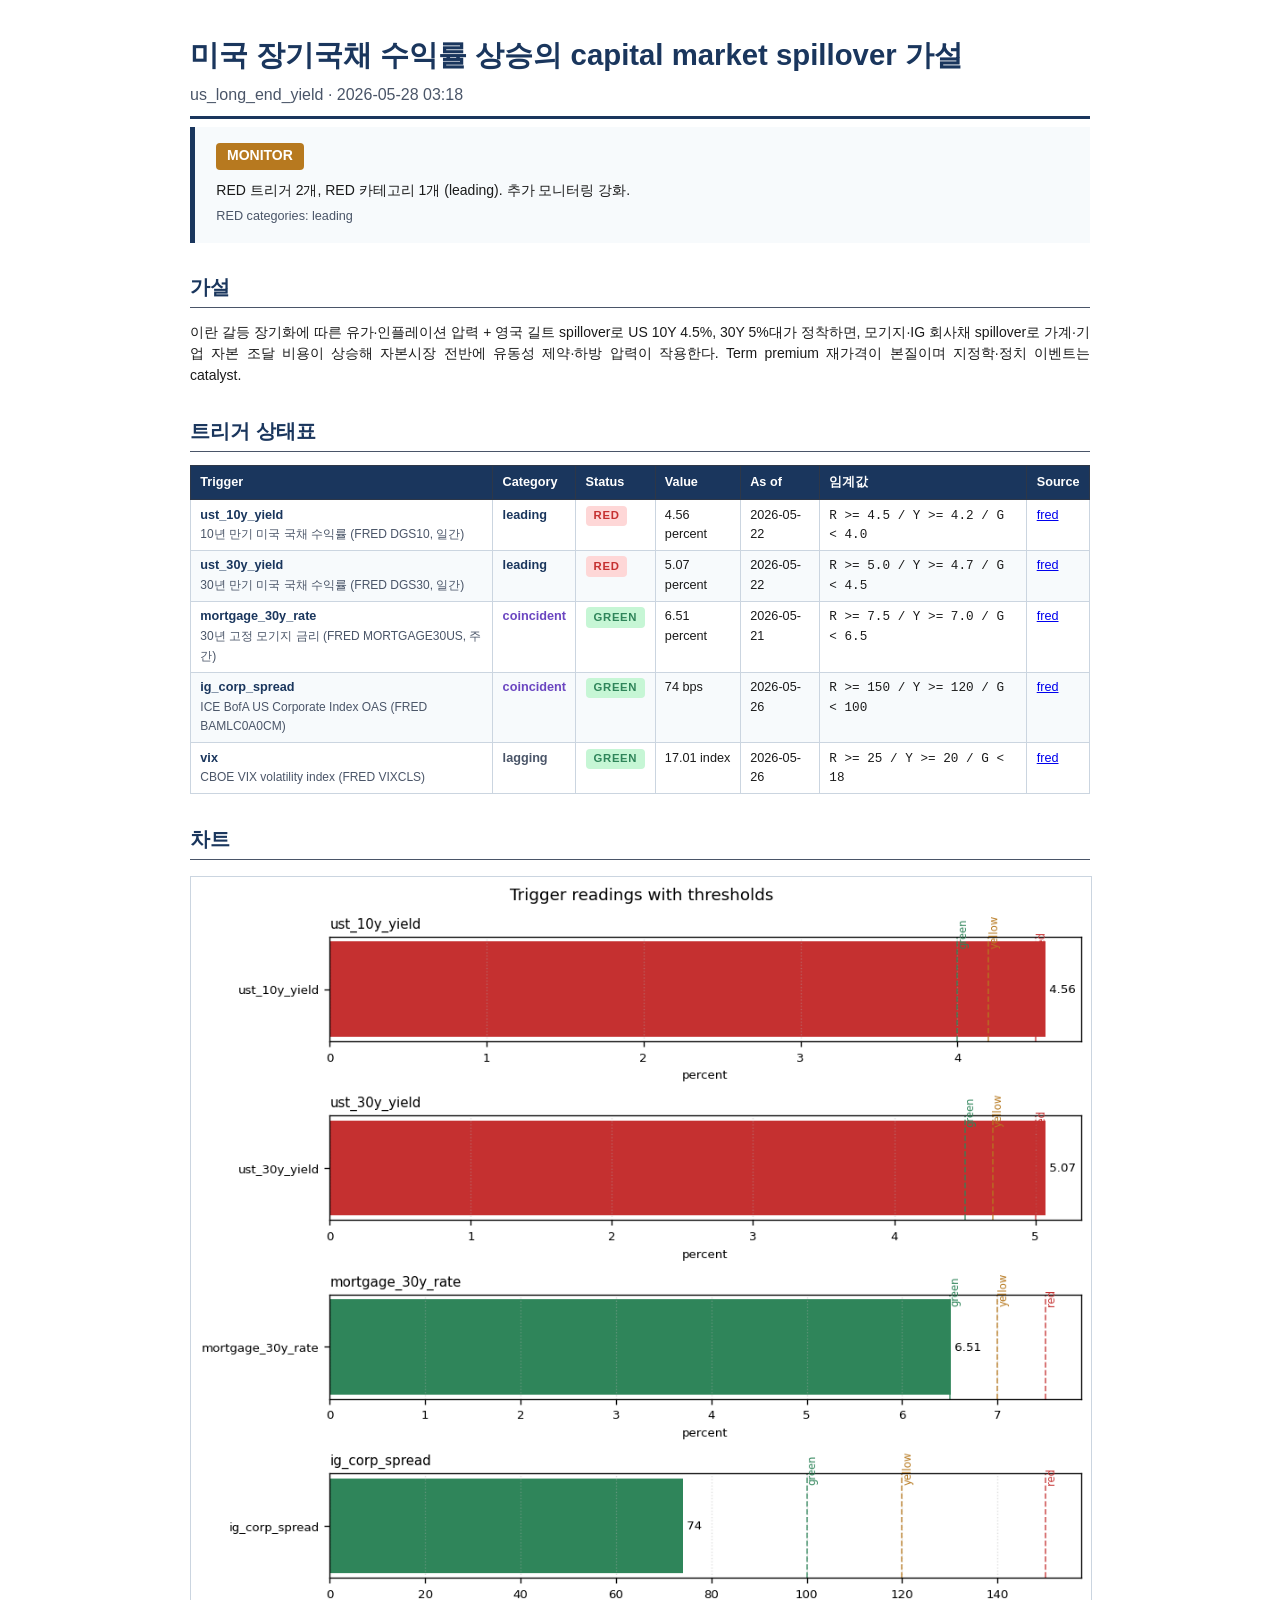
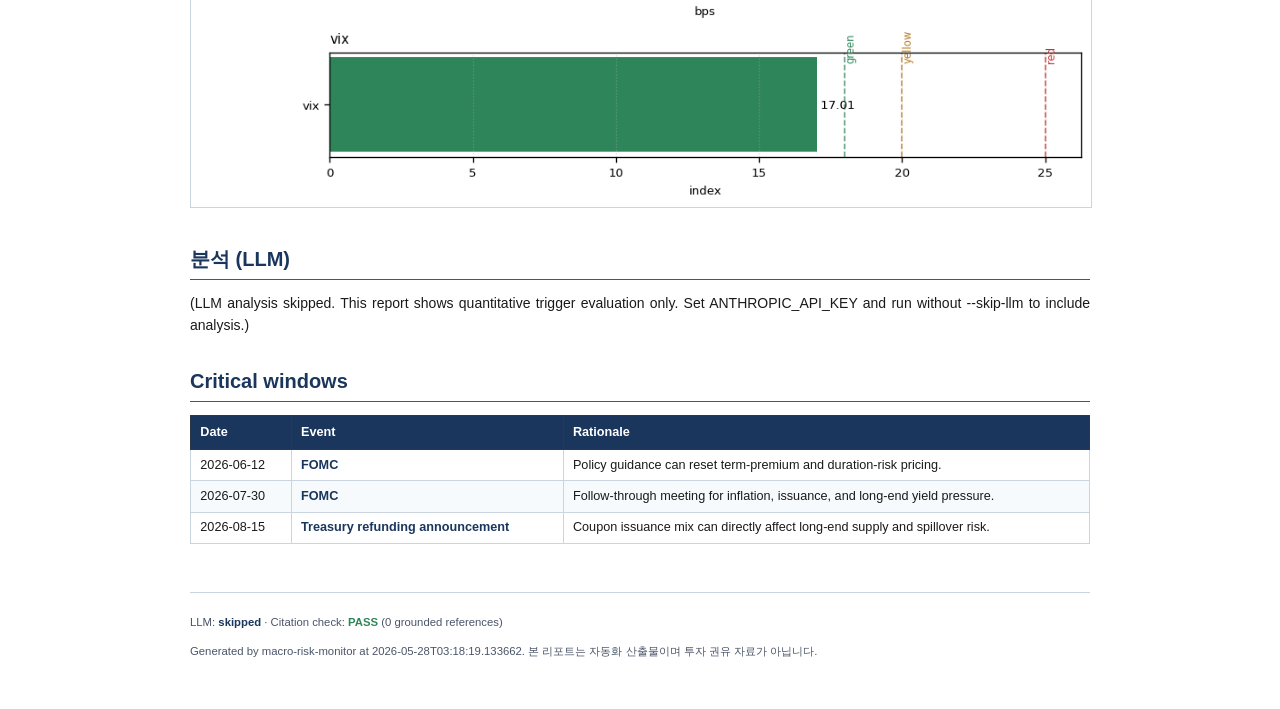
<file: docs/us_long_end_yield.html>
<!DOCTYPE html>
<html lang="ko">
<head>
  <meta charset="UTF-8">
  <title>미국 장기국채 수익률 상승의 capital market spillover 가설</title>
  <style>/* macro-risk-monitor report.css
   Print-friendly A4 layout; mirrors career/_build_pdf.py CSS so Chrome
   headless renders consistently. */

:root {
  --status-red: #c53030;
  --status-red-bg: #fed7d7;
  --status-yellow: #b7791f;
  --status-yellow-bg: #fefcbf;
  --status-green: #2f855a;
  --status-green-bg: #c6f6d5;
  --status-unknown: #718096;
  --status-unknown-bg: #edf2f7;

  --ink: #1a1a1a;
  --ink-soft: #4a5568;
  --accent: #1a365d;
  --rule: #cbd5e0;
  --zebra: #f7fafc;
}

@page { size: A4; margin: 18mm 16mm; }

html, body {
  font-family: "Malgun Gothic", "Apple SD Gothic Neo", sans-serif;
  font-size: 10.5pt;
  line-height: 1.55;
  color: var(--ink);
  margin: 0;
}

.container {
  max-width: 900px;
  margin: 0 auto;
  padding: 24pt;
}

h1 {
  font-size: 22pt;
  color: var(--accent);
  border-bottom: 2.5pt solid var(--accent);
  padding-bottom: 6pt;
  margin: 0 0 6pt 0;
  page-break-after: avoid;
}
h1 small { font-size: 12pt; color: var(--ink-soft); font-weight: 400; display: block; margin-top: 4pt; }

h2 {
  font-size: 15pt;
  color: var(--accent);
  border-bottom: 1pt solid var(--ink-soft);
  padding-bottom: 3pt;
  margin: 22pt 0 10pt 0;
  page-break-after: avoid;
}

h3 { font-size: 12pt; margin: 16pt 0 6pt 0; color: #2d3748; page-break-after: avoid; }
p { margin: 4pt 0 8pt 0; text-align: justify; }
strong { color: var(--accent); font-weight: 600; }

.exec-card {
  background: var(--zebra);
  border-left: 4pt solid var(--accent);
  padding: 12pt 16pt;
  margin: 0 0 18pt 0;
}
.exec-card .action {
  display: inline-block;
  padding: 2pt 8pt;
  border-radius: 3pt;
  font-weight: 600;
  color: white;
}
.exec-card .action.defensive_position { background: var(--status-red); }
.exec-card .action.hedge_increase    { background: var(--status-yellow); }
.exec-card .action.monitor           { background: var(--status-yellow); }
.exec-card .action.no_signal         { background: var(--status-green); }

table {
  border-collapse: collapse;
  width: 100%;
  margin: 8pt 0 12pt 0;
  font-size: 9.5pt;
  page-break-inside: avoid;
}
th {
  background-color: var(--accent);
  color: white;
  padding: 5pt 7pt;
  border: 0.5pt solid #2d3748;
  font-weight: 600;
  text-align: left;
}
td { padding: 4pt 7pt; border: 0.5pt solid var(--rule); vertical-align: top; }
tr:nth-child(even) td { background-color: var(--zebra); }

.status-cell {
  display: inline-block;
  padding: 1pt 6pt;
  border-radius: 3pt;
  font-weight: 600;
  text-transform: uppercase;
  font-size: 8.5pt;
  letter-spacing: 0.5pt;
}
.status-red     { background: var(--status-red-bg);     color: var(--status-red); }
.status-yellow  { background: var(--status-yellow-bg);  color: var(--status-yellow); }
.status-green   { background: var(--status-green-bg);   color: var(--status-green); }
.status-unknown { background: var(--status-unknown-bg); color: var(--status-unknown); }

.category-leading    { color: var(--accent);   font-weight: 600; }
.category-coincident { color: #6b46c1;         font-weight: 600; }
.category-lagging    { color: var(--ink-soft); font-weight: 600; }

.chart { margin: 12pt 0; text-align: center; }
.chart img { max-width: 100%; height: auto; border: 0.5pt solid var(--rule); }

.diff-list { font-size: 9.5pt; }
.diff-arrow { color: var(--ink-soft); padding: 0 4pt; }

footer {
  margin-top: 36pt;
  padding-top: 12pt;
  border-top: 1pt solid var(--rule);
  font-size: 8.5pt;
  color: var(--ink-soft);
}
footer .citation-ok    { color: var(--status-green); font-weight: 600; }
footer .citation-fail  { color: var(--status-red);   font-weight: 600; }
</style>
</head>
<body>
  <div class="container">
    

<h1>
  미국 장기국채 수익률 상승의 capital market spillover 가설
  <small>us_long_end_yield · 2026-05-28 03:18</small>
</h1>

<div class="exec-card">
  <span class="action monitor">MONITOR</span>
  <p style="margin: 8pt 0 0 0;">RED 트리거 2개, RED 카테고리 1개 (leading). 추가 모니터링 강화.</p>
  
  <p style="margin: 4pt 0 0 0; font-size: 9.5pt; color: #4a5568;">
    RED categories: leading
  </p>
  
</div>



<h2>가설</h2>
<p>이란 갈등 장기화에 따른 유가·인플레이션 압력 + 영국 길트 spillover로 US 10Y 4.5%, 30Y 5%대가 정착하면, 모기지·IG 회사채 spillover로 가계·기업 자본 조달 비용이 상승해 자본시장 전반에 유동성 제약·하방 압력이 작용한다. Term premium 재가격이 본질이며 지정학·정치 이벤트는 catalyst. </p>

<h2>트리거 상태표</h2>
<table>
  <thead>
    <tr>
      <th>Trigger</th>
      <th>Category</th>
      <th>Status</th>
      <th>Value</th>
      <th>As of</th>
      <th>임계값</th>
      <th>Source</th>
    </tr>
  </thead>
  <tbody>
    
    <tr>
      <td>
        <strong>ust_10y_yield</strong>
        <br><span style="color: #4a5568; font-size: 9pt;">10년 만기 미국 국채 수익률 (FRED DGS10, 일간)</span>
      </td>
      <td><span class="category-leading">leading</span></td>
      <td><span class="status-cell status-red">red</span></td>
      <td>4.56 percent</td>
      <td>2026-05-22</td>
      <td><code>R &gt;= 4.5 / Y &gt;= 4.2 / G &lt; 4.0</code></td>
      <td>
        <a href="https://fred.stlouisfed.org/series/DGS10">fred</a>
        
      </td>
    </tr>
    
    <tr>
      <td>
        <strong>ust_30y_yield</strong>
        <br><span style="color: #4a5568; font-size: 9pt;">30년 만기 미국 국채 수익률 (FRED DGS30, 일간)</span>
      </td>
      <td><span class="category-leading">leading</span></td>
      <td><span class="status-cell status-red">red</span></td>
      <td>5.07 percent</td>
      <td>2026-05-22</td>
      <td><code>R &gt;= 5.0 / Y &gt;= 4.7 / G &lt; 4.5</code></td>
      <td>
        <a href="https://fred.stlouisfed.org/series/DGS30">fred</a>
        
      </td>
    </tr>
    
    <tr>
      <td>
        <strong>mortgage_30y_rate</strong>
        <br><span style="color: #4a5568; font-size: 9pt;">30년 고정 모기지 금리 (FRED MORTGAGE30US, 주간)</span>
      </td>
      <td><span class="category-coincident">coincident</span></td>
      <td><span class="status-cell status-green">green</span></td>
      <td>6.51 percent</td>
      <td>2026-05-21</td>
      <td><code>R &gt;= 7.5 / Y &gt;= 7.0 / G &lt; 6.5</code></td>
      <td>
        <a href="https://fred.stlouisfed.org/series/MORTGAGE30US">fred</a>
        
      </td>
    </tr>
    
    <tr>
      <td>
        <strong>ig_corp_spread</strong>
        <br><span style="color: #4a5568; font-size: 9pt;">ICE BofA US Corporate Index OAS (FRED BAMLC0A0CM)</span>
      </td>
      <td><span class="category-coincident">coincident</span></td>
      <td><span class="status-cell status-green">green</span></td>
      <td>74 bps</td>
      <td>2026-05-26</td>
      <td><code>R &gt;= 150 / Y &gt;= 120 / G &lt; 100</code></td>
      <td>
        <a href="https://fred.stlouisfed.org/series/BAMLC0A0CM">fred</a>
        
      </td>
    </tr>
    
    <tr>
      <td>
        <strong>vix</strong>
        <br><span style="color: #4a5568; font-size: 9pt;">CBOE VIX volatility index (FRED VIXCLS)</span>
      </td>
      <td><span class="category-lagging">lagging</span></td>
      <td><span class="status-cell status-green">green</span></td>
      <td>17.01 index</td>
      <td>2026-05-26</td>
      <td><code>R &gt;= 25 / Y &gt;= 20 / G &lt; 18</code></td>
      <td>
        <a href="https://fred.stlouisfed.org/series/VIXCLS">fred</a>
        
      </td>
    </tr>
    
  </tbody>
</table>


<h2>차트</h2>
<div class="chart" data-subplots="5"><img alt="Trigger readings" src="[data-uri]"></div>


<h2>분석 (LLM)</h2>
<div class="llm-analysis">
<p>(LLM analysis skipped. This report shows quantitative trigger evaluation only. Set ANTHROPIC_API_KEY and run without --skip-llm to include analysis.)</p>
</div>


<h2>Critical windows</h2>
<table>
  <thead>
    <tr><th>Date</th><th>Event</th><th>Rationale</th></tr>
  </thead>
  <tbody>
  
  <tr>
    <td>2026-06-12</td>
    <td><strong>FOMC</strong></td>
    <td>Policy guidance can reset term-premium and duration-risk pricing.</td>
  </tr>
  
  <tr>
    <td>2026-07-30</td>
    <td><strong>FOMC</strong></td>
    <td>Follow-through meeting for inflation, issuance, and long-end yield pressure.</td>
  </tr>
  
  <tr>
    <td>2026-08-15</td>
    <td><strong>Treasury refunding announcement</strong></td>
    <td>Coupon issuance mix can directly affect long-end supply and spillover risk.</td>
  </tr>
  
  </tbody>
</table>


<footer>
  <p>
    LLM: <strong>skipped</strong> ·
    Citation check:
    
      <span class="citation-ok">PASS</span>
      (0 grounded references)
    
  </p>
  <p>Generated by macro-risk-monitor at 2026-05-28T03:18:19.133662.
     본 리포트는 자동화 산출물이며 투자 권유 자료가 아닙니다.</p>
</footer>


  </div>
</body>
</html>
</file>
